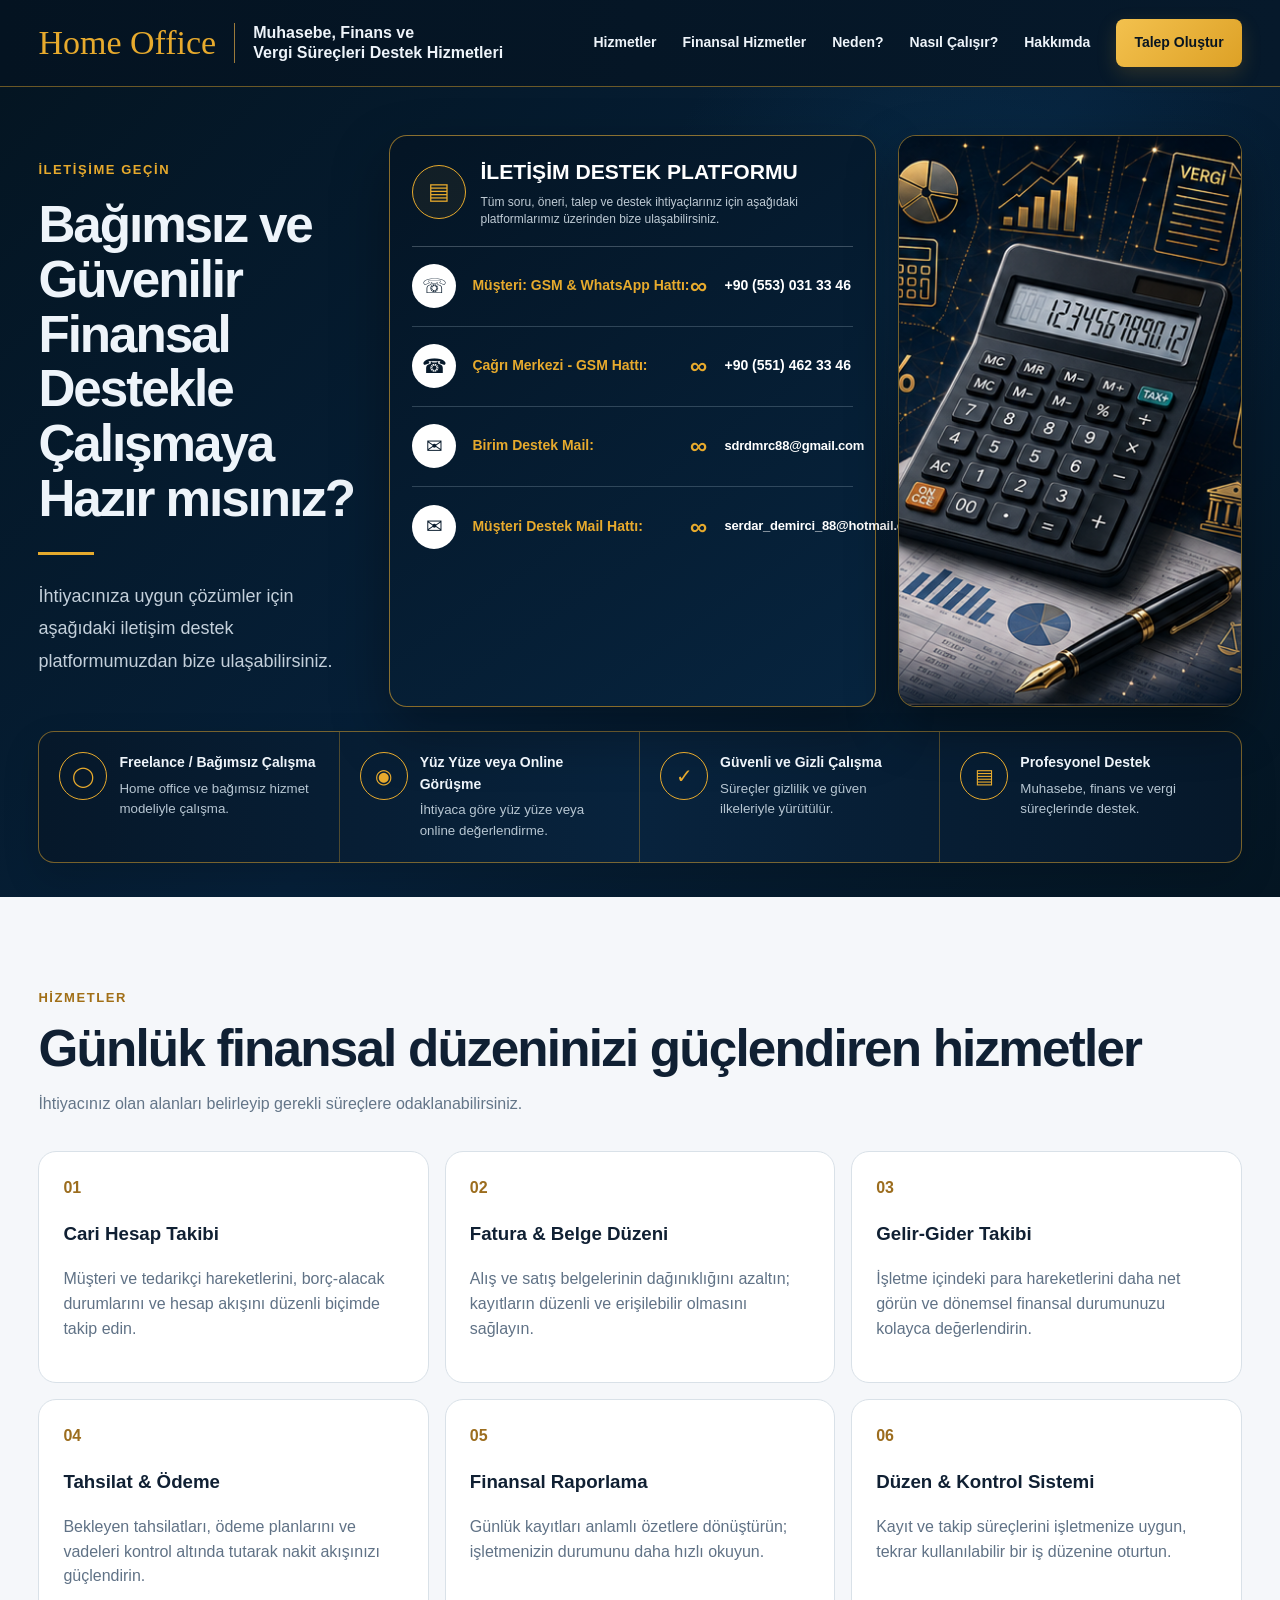
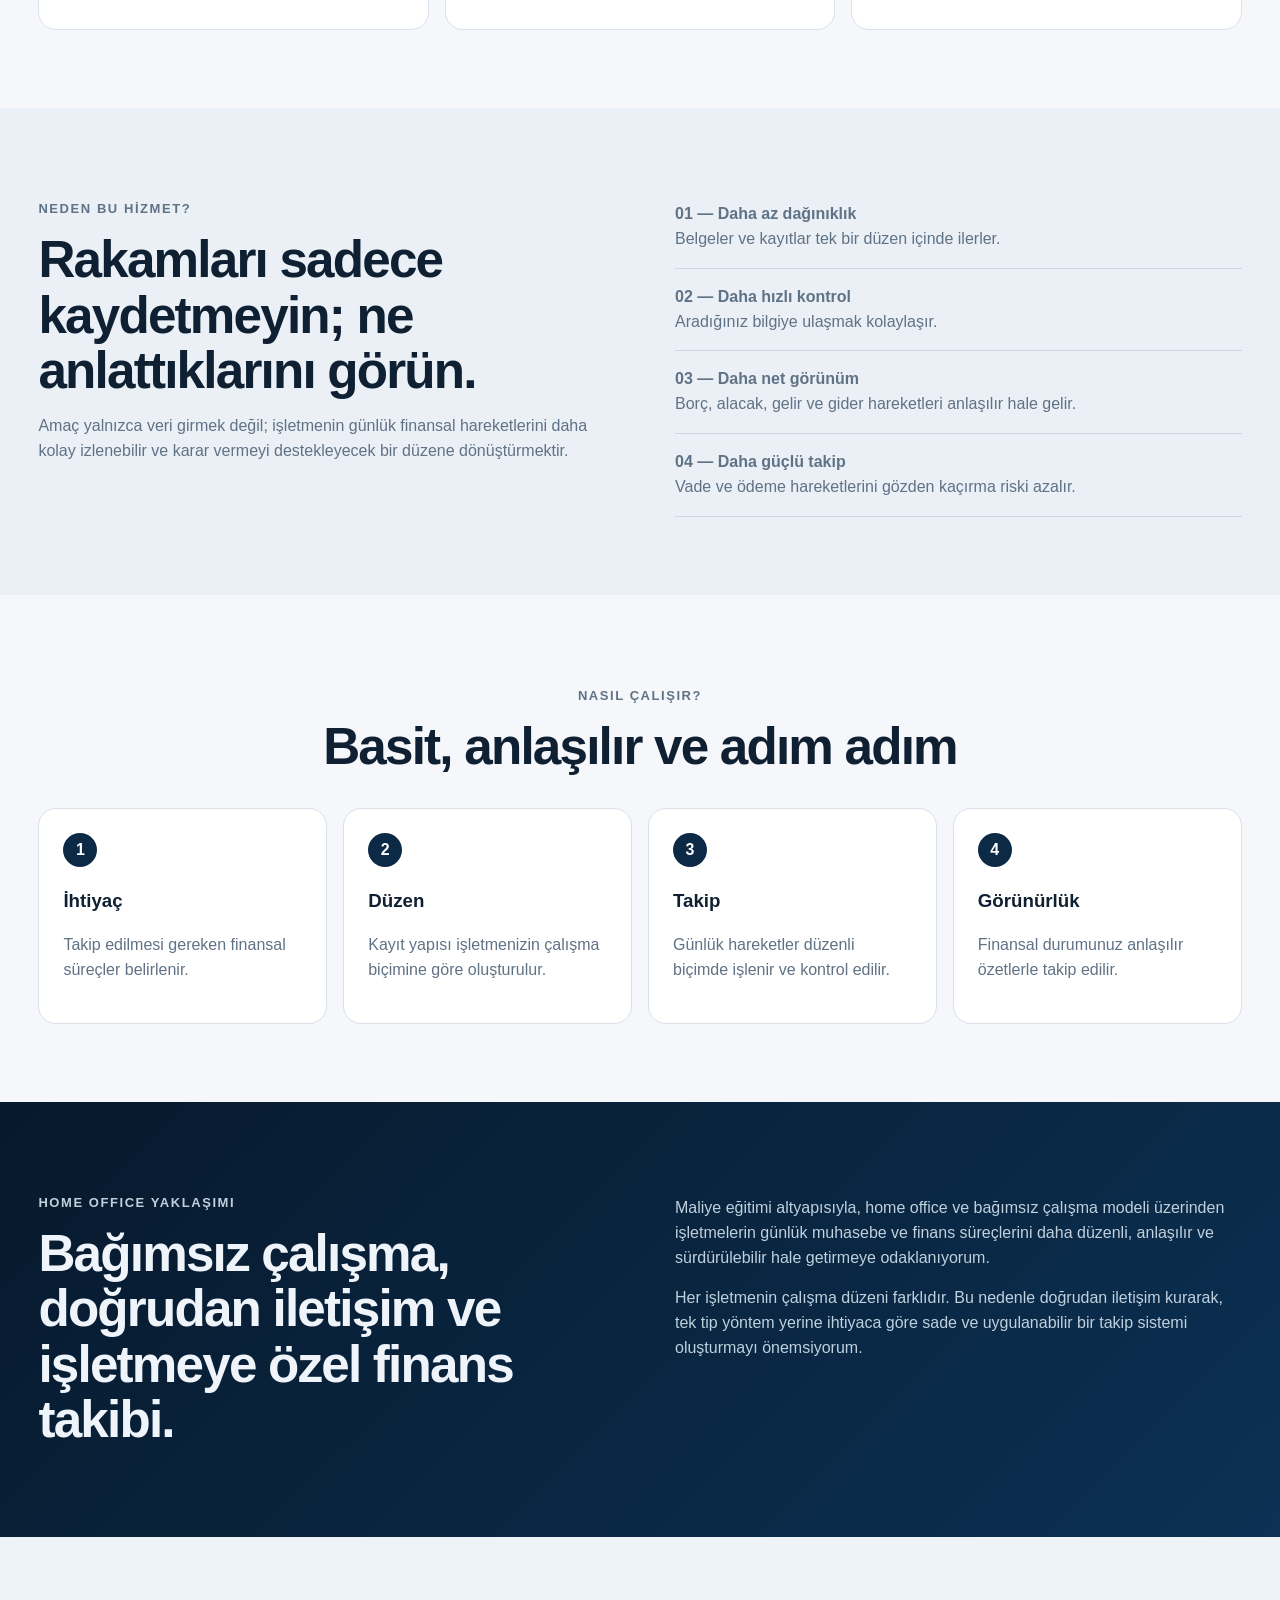
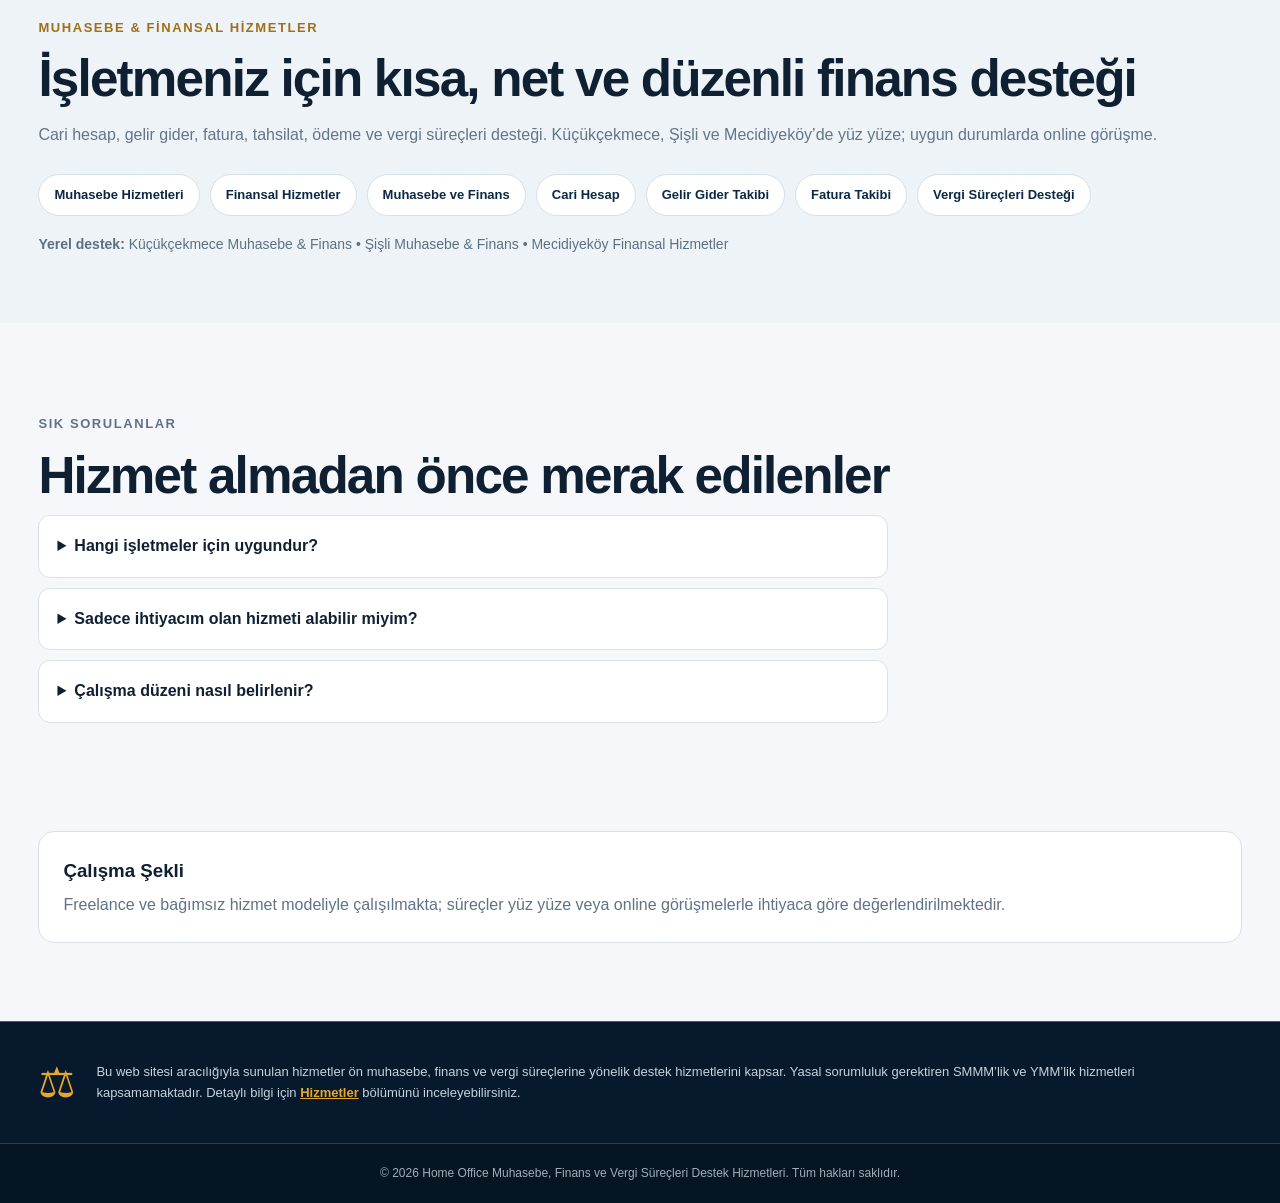
<file: index.html>
<!doctype html>
<html lang="tr">
<head>
<meta charset="utf-8">
<meta name="viewport" content="width=device-width,initial-scale=1">
<title>Muhasebe ve Finansal Hizmetler | Home Office</title>
<meta name="description" content="Muhasebe ve finansal hizmetler: cari hesap, gelir gider, fatura, tahsilat, ödeme ve vergi süreçleri desteği. Küçükçekmece, Şişli ve Mecidiyeköy.">
<meta name="robots" content="index,follow,max-image-preview:large,max-snippet:-1">
<link rel="canonical" href="https://sdrdmrc88-bit.github.io/muhasebe-finans-web/">
<link rel="stylesheet" href="style.css">

<meta property="og:type" content="website">
<meta property="og:locale" content="tr_TR">
<meta property="og:title" content="Muhasebe ve Finansal Hizmetler | Home Office">
<meta property="og:description" content="Muhasebe ve finansal hizmetler: cari hesap, gelir gider, fatura, tahsilat, ödeme ve vergi süreçleri desteği. Küçükçekmece, Şişli ve Mecidiyeköy.">
<meta property="og:url" content="https://sdrdmrc88-bit.github.io/muhasebe-finans-web/">
<meta property="og:site_name" content="Home Office Muhasebe, Finans ve Vergi Süreçleri Destek Hizmetleri">
<meta property="og:image" content="https://sdrdmrc88-bit.github.io/muhasebe-finans-web/finance-visual.png">
<meta name="twitter:card" content="summary_large_image">
<meta name="twitter:title" content="Muhasebe ve Finansal Hizmetler | Home Office">
<meta name="twitter:description" content="Muhasebe ve finansal hizmetler: cari hesap, gelir gider, fatura, tahsilat, ödeme ve vergi süreçleri desteği. Küçükçekmece, Şişli ve Mecidiyeköy.">
<meta name="twitter:image" content="https://sdrdmrc88-bit.github.io/muhasebe-finans-web/finance-visual.png">

<script type="application/ld+json">{"@context": "https://schema.org", "@type": "WebSite", "name": "Home Office Muhasebe, Finans ve Vergi Süreçleri Destek Hizmetleri", "url": "https://sdrdmrc88-bit.github.io/muhasebe-finans-web/", "inLanguage": "tr-TR", "description": "Muhasebe ve finansal hizmetler: cari hesap, gelir gider, fatura, tahsilat, ödeme ve vergi süreçleri desteği. Küçükçekmece, Şişli ve Mecidiyeköy."}</script>
<script type="application/ld+json">{"@context": "https://schema.org", "@type": "ProfessionalService", "name": "Home Office Muhasebe, Finans ve Vergi Süreçleri Destek Hizmetleri", "url": "https://sdrdmrc88-bit.github.io/muhasebe-finans-web/", "description": "Muhasebe ve finansal hizmetler: cari hesap, gelir gider, fatura, tahsilat, ödeme ve vergi süreçleri desteği. Küçükçekmece, Şişli ve Mecidiyeköy.", "telephone": "+90 553 031 33 46", "email": "sdrdmrc88@gmail.com", "areaServed": [{"@type": "AdministrativeArea", "name": "Küçükçekmece, İstanbul"}, {"@type": "AdministrativeArea", "name": "Şişli, İstanbul"}, {"@type": "Place", "name": "Mecidiyeköy, İstanbul"}], "knowsAbout": ["Muhasebe hizmetleri", "Finansal hizmetler", "Muhasebe ve finans", "Cari hesap", "Gelir gider takibi", "Fatura takibi", "Vergi süreçleri desteği"]}</script>
<script type="application/ld+json">{"@context": "https://schema.org", "@type": "FAQPage", "mainEntity": [{"@type": "Question", "name": "Hangi muhasebe ve finansal hizmetler sunuluyor?", "acceptedAnswer": {"@type": "Answer", "text": "Cari hesap, gelir gider, fatura ve belge düzeni, tahsilat, ödeme ve vergi süreçleri için işletme içi destek sunulur."}}, {"@type": "Question", "name": "Küçükçekmece, Şişli ve Mecidiyeköy'de hizmet veriliyor mu?", "acceptedAnswer": {"@type": "Answer", "text": "Bu bölgelerde ihtiyaca göre yüz yüze görüşme; uygun durumlarda online görüşme yapılabilir."}}, {"@type": "Question", "name": "Mali müşavirlik hizmeti veriliyor mu?", "acceptedAnswer": {"@type": "Answer", "text": "Hayır. SMMM/YMM yetkisi gerektiren beyanname, tasdik, denetim ve imza hizmetleri sunulmaz."}}]}</script>
</head>
<body>

<header class="topbar">
  <div class="wrap nav">
    <a class="brand" href="#anasayfa">
      <span class="home-script">Home Office</span>
      <span class="brand-text">Muhasebe, Finans ve<br>Vergi Süreçleri Destek Hizmetleri</span>
    </a>
    <nav aria-label="Ana menü">
      <a href="#hizmetler">Hizmetler</a>
      <a href="#finansal-hizmetler">Finansal Hizmetler</a>
      <a href="#neden">Neden?</a>
      <a href="#surec">Nasıl Çalışır?</a>
      <a href="#hakkimda">Hakkımda</a>
      <a class="request-btn" href="#iletisim">Talep Oluştur</a>
    </nav>
  </div>
</header>

<main id="anasayfa">

<section class="hero">
  <div class="wrap hero-grid">

    <div class="hero-copy">
      <p class="eyebrow">İLETİŞİME GEÇİN</p>
      <h1>Bağımsız ve Güvenilir Finansal Destekle Çalışmaya Hazır mısınız?</h1>
      <div class="short-line"></div>
      <p class="lead">İhtiyacınıza uygun çözümler için aşağıdaki iletişim destek platformumuzdan bize ulaşabilirsiniz.</p>
    </div>

    <div class="contact-card" id="iletisim">
      <div class="contact-head">
        <div class="head-icon">▤</div>
        <div>
          <h2>İLETİŞİM DESTEK PLATFORMU</h2>
          <p>Tüm soru, öneri, talep ve destek ihtiyaçlarınız için aşağıdaki platformlarımız üzerinden bize ulaşabilirsiniz.</p>
        </div>
      </div>

      <div class="contact-row">
        <div class="icon-circle">☏</div>
        <div class="label">Müşteri: GSM &amp; WhatsApp Hattı:</div>
        <div class="sep">∞</div>
        <a href="https://wa.me/905530313346" target="_blank" rel="noopener">+90 (553) 031 33 46</a>
      </div>

      <div class="contact-row">
        <div class="icon-circle">☎</div>
        <div class="label">Çağrı Merkezi - GSM Hattı:</div>
        <div class="sep">∞</div>
        <a href="tel:+905514623346">+90 (551) 462 33 46</a>
      </div>

      <div class="contact-row">
        <div class="icon-circle">✉</div>
        <div class="label">Birim Destek Mail:</div>
        <div class="sep">∞</div>
        <a class="mail-link" href="mailto:sdrdmrc88@gmail.com">sdrdmrc88@gmail.com</a>
      </div>

      <div class="contact-row">
        <div class="icon-circle">✉</div>
        <div class="label">Müşteri Destek Mail Hattı:</div>
        <div class="sep">∞</div>
        <a class="mail-link" href="mailto:serdar_demirci_88@hotmail.com">serdar_demirci_88@hotmail.com</a>
      </div>
    </div>

    <div class="visual-card">
      <img src="finance-visual.png" alt="Muhasebe, finans ve vergi süreçlerini temsil eden hesap makinesi, grafikler ve maliye simgeleri" loading="eager" fetchpriority="high">
    </div>
  </div>

  <div class="wrap feature-strip">
    <div class="feature"><span class="ficon">◯</span><div><b>Freelance / Bağımsız Çalışma</b><small>Home office ve bağımsız hizmet modeliyle çalışma.</small></div></div>
    <div class="feature"><span class="ficon">◉</span><div><b>Yüz Yüze veya Online Görüşme</b><small>İhtiyaca göre yüz yüze veya online değerlendirme.</small></div></div>
    <div class="feature"><span class="ficon">✓</span><div><b>Güvenli ve Gizli Çalışma</b><small>Süreçler gizlilik ve güven ilkeleriyle yürütülür.</small></div></div>
    <div class="feature"><span class="ficon">▤</span><div><b>Profesyonel Destek</b><small>Muhasebe, finans ve vergi süreçlerinde destek.</small></div></div>
  </div>
</section>

<section class="services" id="hizmetler">
  <div class="wrap">
    <p class="eyebrow gold">HİZMETLER</p>
    <h2>Günlük finansal düzeninizi güçlendiren hizmetler</h2>
    <p class="section-intro">İhtiyacınız olan alanları belirleyip gerekli süreçlere odaklanabilirsiniz.</p>
    <div class="service-grid">
      <article><span>01</span><h3>Cari Hesap Takibi</h3><p>Müşteri ve tedarikçi hareketlerini, borç-alacak durumlarını ve hesap akışını düzenli biçimde takip edin.</p></article>
      <article><span>02</span><h3>Fatura &amp; Belge Düzeni</h3><p>Alış ve satış belgelerinin dağınıklığını azaltın; kayıtların düzenli ve erişilebilir olmasını sağlayın.</p></article>
      <article><span>03</span><h3>Gelir-Gider Takibi</h3><p>İşletme içindeki para hareketlerini daha net görün ve dönemsel finansal durumunuzu kolayca değerlendirin.</p></article>
      <article><span>04</span><h3>Tahsilat &amp; Ödeme</h3><p>Bekleyen tahsilatları, ödeme planlarını ve vadeleri kontrol altında tutarak nakit akışınızı güçlendirin.</p></article>
      <article><span>05</span><h3>Finansal Raporlama</h3><p>Günlük kayıtları anlamlı özetlere dönüştürün; işletmenizin durumunu daha hızlı okuyun.</p></article>
      <article><span>06</span><h3>Düzen &amp; Kontrol Sistemi</h3><p>Kayıt ve takip süreçlerini işletmenize uygun, tekrar kullanılabilir bir iş düzenine oturtun.</p></article>
    </div>
  </div>
</section>

<section class="why" id="neden">
  <div class="wrap why-grid">
    <div>
      <p class="eyebrow gold">NEDEN BU HİZMET?</p>
      <h2>Rakamları sadece kaydetmeyin; ne anlattıklarını görün.</h2>
      <p>Amaç yalnızca veri girmek değil; işletmenin günlük finansal hareketlerini daha kolay izlenebilir ve karar vermeyi destekleyecek bir düzene dönüştürmektir.</p>
    </div>
    <div class="why-list">
      <p><b>01 — Daha az dağınıklık</b><span>Belgeler ve kayıtlar tek bir düzen içinde ilerler.</span></p>
      <p><b>02 — Daha hızlı kontrol</b><span>Aradığınız bilgiye ulaşmak kolaylaşır.</span></p>
      <p><b>03 — Daha net görünüm</b><span>Borç, alacak, gelir ve gider hareketleri anlaşılır hale gelir.</span></p>
      <p><b>04 — Daha güçlü takip</b><span>Vade ve ödeme hareketlerini gözden kaçırma riski azalır.</span></p>
    </div>
  </div>
</section>

<section class="process" id="surec">
  <div class="wrap">
    <p class="eyebrow gold center">NASIL ÇALIŞIR?</p>
    <h2 class="center">Basit, anlaşılır ve adım adım</h2>
    <div class="steps">
      <div><b>1</b><h3>İhtiyaç</h3><p>Takip edilmesi gereken finansal süreçler belirlenir.</p></div>
      <div><b>2</b><h3>Düzen</h3><p>Kayıt yapısı işletmenizin çalışma biçimine göre oluşturulur.</p></div>
      <div><b>3</b><h3>Takip</h3><p>Günlük hareketler düzenli biçimde işlenir ve kontrol edilir.</p></div>
      <div><b>4</b><h3>Görünürlük</h3><p>Finansal durumunuz anlaşılır özetlerle takip edilir.</p></div>
    </div>
  </div>
</section>

<section class="about" id="hakkimda">
  <div class="wrap about-grid">
    <div>
      <p class="eyebrow">HOME OFFICE YAKLAŞIMI</p>
      <h2>Bağımsız çalışma, doğrudan iletişim ve işletmeye özel finans takibi.</h2>
    </div>
    <div>
      <p>Maliye eğitimi altyapısıyla, home office ve bağımsız çalışma modeli üzerinden işletmelerin günlük muhasebe ve finans süreçlerini daha düzenli, anlaşılır ve sürdürülebilir hale getirmeye odaklanıyorum.</p>
      <p>Her işletmenin çalışma düzeni farklıdır. Bu nedenle doğrudan iletişim kurarak, tek tip yöntem yerine ihtiyaca göre sade ve uygulanabilir bir takip sistemi oluşturmayı önemsiyorum.</p>
    </div>
  </div>
</section>


<section class="search-services" id="finansal-hizmetler">
  <div class="wrap">
    <p class="eyebrow gold">MUHASEBE &amp; FİNANSAL HİZMETLER</p>
    <h2>İşletmeniz için kısa, net ve düzenli finans desteği</h2>
    <p class="section-intro">Cari hesap, gelir gider, fatura, tahsilat, ödeme ve vergi süreçleri desteği. Küçükçekmece, Şişli ve Mecidiyeköy’de yüz yüze; uygun durumlarda online görüşme.</p>
    <div class="keyword-services">
      <a href="#hizmetler">Muhasebe Hizmetleri</a>
      <a href="#hizmetler">Finansal Hizmetler</a>
      <a href="#hizmetler">Muhasebe ve Finans</a>
      <a href="#hizmetler">Cari Hesap</a>
      <a href="#hizmetler">Gelir Gider Takibi</a>
      <a href="#hizmetler">Fatura Takibi</a>
      <a href="#hizmetler">Vergi Süreçleri Desteği</a>
    </div>
    <p class="local-seo-line"><strong>Yerel destek:</strong> Küçükçekmece Muhasebe &amp; Finans • Şişli Muhasebe &amp; Finans • Mecidiyeköy Finansal Hizmetler</p>
  </div>
</section>

<section class="faq">
  <div class="wrap">
    <p class="eyebrow gold">SIK SORULANLAR</p>
    <h2>Hizmet almadan önce merak edilenler</h2>
    <details><summary>Hangi işletmeler için uygundur?</summary><p>Küçük ve orta ölçekli işletmeler, esnaf, mağaza ve günlük finansal kayıtlarını daha düzenli takip etmek isteyen işletmeler için uygundur.</p></details>
    <details><summary>Sadece ihtiyacım olan hizmeti alabilir miyim?</summary><p>Evet. İhtiyaç duyduğunuz alanlara göre çalışma kapsamı belirlenebilir.</p></details>
    <details><summary>Çalışma düzeni nasıl belirlenir?</summary><p>Mevcut düzen ve ihtiyaçlar değerlendirilir; ardından işletmeye uygun sürdürülebilir bir takip sistemi oluşturulur.</p></details>
  </div>
</section>

<section class="work-model">
  <div class="wrap work-card">
    <h3>Çalışma Şekli</h3>
    <p>Freelance ve bağımsız hizmet modeliyle çalışılmakta; süreçler yüz yüze veya online görüşmelerle ihtiyaca göre değerlendirilmektedir.</p>
  </div>
</section>

<section class="legal">
  <div class="wrap legal-inner">
    <span class="scale">⚖</span>
    <p>Bu web sitesi aracılığıyla sunulan hizmetler ön muhasebe, finans ve vergi süreçlerine yönelik destek hizmetlerini kapsar. Yasal sorumluluk gerektiren SMMM’lik ve YMM’lik hizmetleri kapsamamaktadır. Detaylı bilgi için <a href="#hizmetler">Hizmetler</a> bölümünü inceleyebilirsiniz.</p>
  </div>
</section>
</main>

<footer>
  <div class="wrap">© 2026 Home Office Muhasebe, Finans ve Vergi Süreçleri Destek Hizmetleri. Tüm hakları saklıdır.</div>
</footer>
</body>
</html>
</file>
<file: style.css>
*{box-sizing:border-box}
html{scroll-behavior:smooth}
body{margin:0;font-family:Arial,Helvetica,sans-serif;color:#eef4fa;background:#061a2d;line-height:1.55}
a{color:inherit}
.wrap{width:min(1280px,92%);margin:auto}
.topbar{position:sticky;top:0;z-index:30;background:#061527;border-bottom:1px solid #946b22}
.nav{min-height:86px;display:flex;align-items:center;justify-content:space-between;gap:24px}
.brand{display:flex;align-items:center;gap:18px;text-decoration:none}
.home-script{font-family:"Segoe Script","Lucida Handwriting","Brush Script MT",cursive;font-size:34px;color:#e9aa28;white-space:nowrap}
.brand-text{font-size:16px;font-weight:700;line-height:1.25;border-left:1px solid #9b7a3b;padding-left:18px}
nav{display:flex;gap:26px;align-items:center}
nav a{text-decoration:none;font-size:14px;font-weight:700}
.request-btn{background:linear-gradient(135deg,#f0b63b,#d99a22);color:#071a2b;padding:13px 18px;border-radius:8px}
.hero{padding:42px 0 30px;background:radial-gradient(circle at 80% 15%,#12395b 0,transparent 35%),linear-gradient(135deg,#06192b,#082441 65%,#06192b)}
.hero-grid{display:grid;grid-template-columns:.86fr 1.18fr .78fr;gap:24px;align-items:center}
.eyebrow{color:#e9aa28;font-size:13px;font-weight:900;letter-spacing:.12em}
.hero-copy h1{font-size:clamp(2.4rem,4.3vw,4.65rem);line-height:1.07;letter-spacing:-.04em;margin:18px 0}
.short-line{width:56px;height:3px;background:#e5aa2d;margin:25px 0}
.lead{font-size:18px;color:#c7d2dc;max-width:420px}
.contact-card{background:linear-gradient(145deg,#071a2d,#092641);border:1px solid #9a7640;border-radius:18px;padding:22px;box-shadow:0 20px 55px #0006}
.contact-head{display:flex;gap:14px;align-items:center;padding-bottom:18px;border-bottom:1px solid #506170}
.contact-head h2{font-size:24px;margin:0;color:#fff}
.contact-head p{font-size:12px;color:#bfcbd5;margin:5px 0 0}
.head-icon{width:52px;height:52px;border-radius:50%;display:grid;place-items:center;border:1px solid #d99d29;color:#e9aa28;font-size:23px}
.contact-row{display:grid;grid-template-columns:54px 1.18fr 28px 1fr;gap:12px;align-items:center;min-height:86px;border-bottom:1px solid #405568}
.contact-row:last-child{border-bottom:0}
.icon-circle{width:46px;height:46px;border-radius:50%;background:#fff;color:#071a2d;display:grid;place-items:center;font-size:22px}
.label{font-size:15px;font-weight:800;color:#e8aa29}
.sep{font-size:22px;color:#e8aa29;font-weight:900}
.contact-row a{text-decoration:none;font-size:15px;font-weight:700;color:#fff;word-break:break-word}
.visual-card{height:100%;min-height:490px;border-radius:18px;overflow:hidden;border:1px solid #8e6d38;box-shadow:0 20px 50px #0006}
.visual-card img{width:100%;height:100%;object-fit:cover;display:block}
.feature-strip{margin-top:26px;border:1px solid #8f6b36;border-radius:16px;display:grid;grid-template-columns:repeat(4,1fr);background:#071c31}
.feature{display:flex;gap:12px;padding:20px;border-right:1px solid #7d6237}
.feature:last-child{border-right:0}
.ficon{width:48px;height:48px;border:1px solid #d79e2c;border-radius:50%;display:grid;place-items:center;color:#e4a62c;font-size:20px;flex:0 0 auto}
.feature b{display:block;font-size:14px}
.feature small{display:block;color:#b7c6d2;margin-top:5px}
.trust-bar{margin-top:18px;display:flex;gap:18px;justify-content:center;align-items:center;border:1px solid #b77e1a;border-radius:14px;padding:16px;background:#07192b;font-family:Georgia,serif;color:#e9b048;letter-spacing:.05em}
.trust-bar strong{font-size:22px}
.trust-bar i{font-style:normal}
.medal{font-size:25px}
.services,.process,.faq,.work-model{background:#f5f7fa;color:#102033;padding:78px 0}
.gold{color:#a16f17}
.services h2,.why h2,.process h2,.about h2,.faq h2{font-size:clamp(2rem,4vw,3.4rem);line-height:1.08;letter-spacing:-.035em;margin:10px 0 12px}
.section-intro{color:#637588}
.service-grid{display:grid;grid-template-columns:repeat(3,1fr);gap:16px;margin-top:34px}
.service-grid article{border:1px solid #d9e1e8;border-radius:18px;padding:24px;background:#fff;min-height:210px}
.service-grid span{color:#9c6d1e;font-weight:900}
.service-grid p,.why p,.process p,.faq p{color:#607286}
.why{background:#eaf0f5;color:#102033;padding:78px 0}
.why-grid,.about-grid{display:grid;grid-template-columns:1fr 1fr;gap:70px}
.why-list p{padding:16px 0;border-bottom:1px solid #cbd7e0;margin:0}
.why-list b,.why-list span{display:block}
.center{text-align:center}
.steps{display:grid;grid-template-columns:repeat(4,1fr);gap:16px;margin-top:34px}
.steps>div{background:#fff;border:1px solid #d9e1e8;border-radius:18px;padding:24px}
.steps b{width:34px;height:34px;border-radius:50%;background:#0c2946;color:#fff;display:grid;place-items:center}
.about{background:linear-gradient(135deg,#07192c,#0b3154);padding:78px 0}
.about p{color:#c0d0dd}
.faq details{max-width:850px;background:#fff;border:1px solid #d9e1e8;border-radius:12px;padding:0 18px;margin:10px 0}
.faq summary{padding:18px 0;font-weight:800;cursor:pointer}
.work-model{padding-top:20px}
.work-card{background:#fff;border:1px solid #d9e1e8;border-radius:16px;padding:24px;color:#102033}
.work-card h3{margin:0 0 8px}
.work-card p{margin:0;color:#607286}
.legal{background:#07192c;border-top:1px solid #725420;padding:28px 0}
.legal-inner{display:flex;gap:20px;align-items:center}
.scale{font-size:42px;color:#e7a72b}
.legal p{margin:0;color:#c6d3dd;font-size:13px}
.legal a{color:#e7a72b;font-weight:800}
footer{background:#051522;border-top:1px solid #46391e;padding:20px 0;text-align:center;color:#9daebb;font-size:12px}
@media(max-width:1050px){
  .hero-grid{grid-template-columns:1fr 1fr}
  .hero-copy{grid-column:1/-1}
  .visual-card{min-height:420px}
  .nav nav a:not(.request-btn){display:none}
}
@media(max-width:760px){
  .brand{gap:10px;align-items:center}
  .brand-text{
    display:block;
    font-size:10px;
    line-height:1.15;
    padding-left:10px;
    max-width:165px;
  }
  .home-script{font-size:28px}
  .hero-grid,.why-grid,.about-grid{grid-template-columns:1fr}
  .visual-card{min-height:380px}
  .feature-strip,.service-grid,.steps{grid-template-columns:1fr}
  .feature{border-right:0;border-bottom:1px solid #7d6237}
  .feature:last-child{border-bottom:0}
  .contact-row{grid-template-columns:44px 1fr}
  .sep{display:none}
  .contact-row a{grid-column:2}
  .trust-bar{flex-wrap:wrap;gap:10px}
  .trust-bar strong{font-size:17px}
}


/* ================================
   FINAL V12 — NAVY / GOLD HERO
   ================================ */
:root{
  --navy-950:#041321;
  --navy-900:#06192b;
  --navy-850:#07213a;
  --navy-800:#0a2b4a;
  --gold:#e7aa2d;
  --gold-soft:#f0bc4f;
  --line:rgba(231,170,45,.42);
  --text:#f3f6f9;
  --muted:#b9c7d4;
}

.topbar{
  background:linear-gradient(90deg,#041321,#06192b);
  border-bottom:1px solid rgba(231,170,45,.45);
}
.home-script{color:var(--gold)}
.request-btn{
  background:linear-gradient(135deg,#f3c14e,#dda126);
  color:#081521!important;
  box-shadow:0 7px 20px rgba(231,170,45,.17);
}

.hero{
  padding:48px 0 34px;
  background:
    radial-gradient(circle at 76% 22%, rgba(16,73,112,.28), transparent 28%),
    linear-gradient(135deg,#041522 0%,#062039 52%,#041522 100%);
}
.hero-grid{
  grid-template-columns:.88fr 1.30fr .92fr;
  gap:22px;
  align-items:stretch;
}
.hero-copy{
  align-self:center;
  padding:12px 8px 12px 0;
}
.hero-copy h1{
  font-size:clamp(2.5rem,4vw,4.25rem);
  max-width:520px;
}
.hero .eyebrow{color:var(--gold)}
.hero .lead{
  max-width:430px;
  color:#c4d0db;
  line-height:1.8;
}

.contact-card{
  padding:20px 22px 14px;
  border-radius:18px;
  border:1px solid rgba(231,170,45,.58);
  background:linear-gradient(145deg,rgba(4,21,36,.98),rgba(7,37,63,.98));
  box-shadow:0 24px 55px rgba(0,0,0,.34);
  min-width:0;
}
.contact-head{
  display:flex;
  gap:14px;
  align-items:center;
  padding-bottom:17px;
  border-bottom:1px solid rgba(201,214,225,.28);
}
.contact-head h2{
  font-size:clamp(1.2rem,1.65vw,1.65rem);
  white-space:nowrap;
}
.contact-head p{
  max-width:520px;
  line-height:1.45;
}
.head-icon{
  width:54px;height:54px;flex:0 0 54px;
  border-color:var(--gold);
  color:var(--gold);
  background:rgba(231,170,45,.06);
}

.contact-row{
  display:grid;
  grid-template-columns:48px minmax(205px,1.18fr) 28px minmax(0,1fr);
  gap:12px;
  align-items:center;
  min-height:80px;
  border-bottom:1px solid rgba(173,193,209,.25);
}
.contact-row:last-child{border-bottom:0}
.icon-circle{
  width:44px;height:44px;
  background:#fff;color:#06192b;
  font-size:20px;
}
.contact-row .label{
  color:var(--gold);
  font-weight:800;
  font-size:14px;
  line-height:1.28;
  white-space:nowrap;
}
.contact-row .sep{
  color:var(--gold);
  font-size:24px;
  line-height:1;
  font-weight:900;
  text-align:center;
}
.contact-row a{
  display:block;
  color:#fff;
  font-weight:700;
  font-size:14px;
  line-height:1.25;
  text-decoration:none;
  white-space:nowrap;
  word-break:normal;
  overflow-wrap:normal;
  min-width:0;
}
.contact-row .mail-link{
  font-size:13.5px;
  letter-spacing:-.015em;
}

.visual-card{
  min-height:480px;
  border-radius:18px;
  border:1px solid rgba(231,170,45,.5);
  background:#051829;
}
.visual-card img{
  object-fit:cover;
  object-position:center;
}

.feature-strip{
  margin-top:24px;
  border:1px solid rgba(231,170,45,.5);
  background:linear-gradient(90deg,#06182a,#08233d,#06182a);
  box-shadow:0 16px 36px rgba(0,0,0,.15);
}
.feature{
  border-right:1px solid rgba(231,170,45,.32);
}
.ficon{
  border-color:var(--gold);
  color:var(--gold);
}

/* desktop fit: keep contact details on one line */
@media(min-width:1180px){
  .wrap{width:min(1370px,94%)}
  .contact-row{
    grid-template-columns:48px minmax(200px,.96fr) 28px minmax(200px,1.05fr);
  }
  .contact-row .mail-link{font-size:13px}
}

/* medium screens */
@media(max-width:1179px){
  .hero-grid{grid-template-columns:1fr 1fr}
  .hero-copy{grid-column:1/-1}
  .contact-row{
    grid-template-columns:44px minmax(190px,1fr) 26px minmax(0,1fr);
  }
  .contact-row a{font-size:13px}
  .contact-row .mail-link{font-size:12.5px}
}

/* mobile */
@media(max-width:760px){
  .hero-grid{grid-template-columns:1fr}
  .visual-card{min-height:360px}
  .contact-head h2{white-space:normal}
  .contact-row{
    grid-template-columns:40px 1fr;
    min-height:auto;
    padding:14px 0;
    gap:6px 10px;
  }
  .contact-row .sep{display:none}
  .contact-row a{
    grid-column:2;
    white-space:normal;
    font-size:13px;
  }
  .contact-row .label{white-space:normal}
  .feature-strip{grid-template-columns:1fr}
}

/* V14 - Google Görünürlük: kısa ve doğal arama ifadeleri */
.search-services{background:#eef3f7;color:#102033;padding:68px 0}
.search-services h2{font-size:clamp(2rem,4vw,3.2rem);line-height:1.08;letter-spacing:-.035em;margin:10px 0 12px}
.keyword-services{display:flex;flex-wrap:wrap;gap:10px;margin:26px 0 18px}
.keyword-services a{display:inline-block;text-decoration:none;color:#0b2946;background:#fff;border:1px solid #d6e0e8;border-radius:999px;padding:10px 15px;font-weight:800;font-size:13px}
.keyword-services a:hover{border-color:#b07b20}
.local-seo-line{margin:0;color:#5c7082;font-size:14px}
@media(max-width:760px){.search-services{padding:50px 0}.keyword-services{gap:8px}.keyword-services a{font-size:12px;padding:9px 12px}}
</file>
